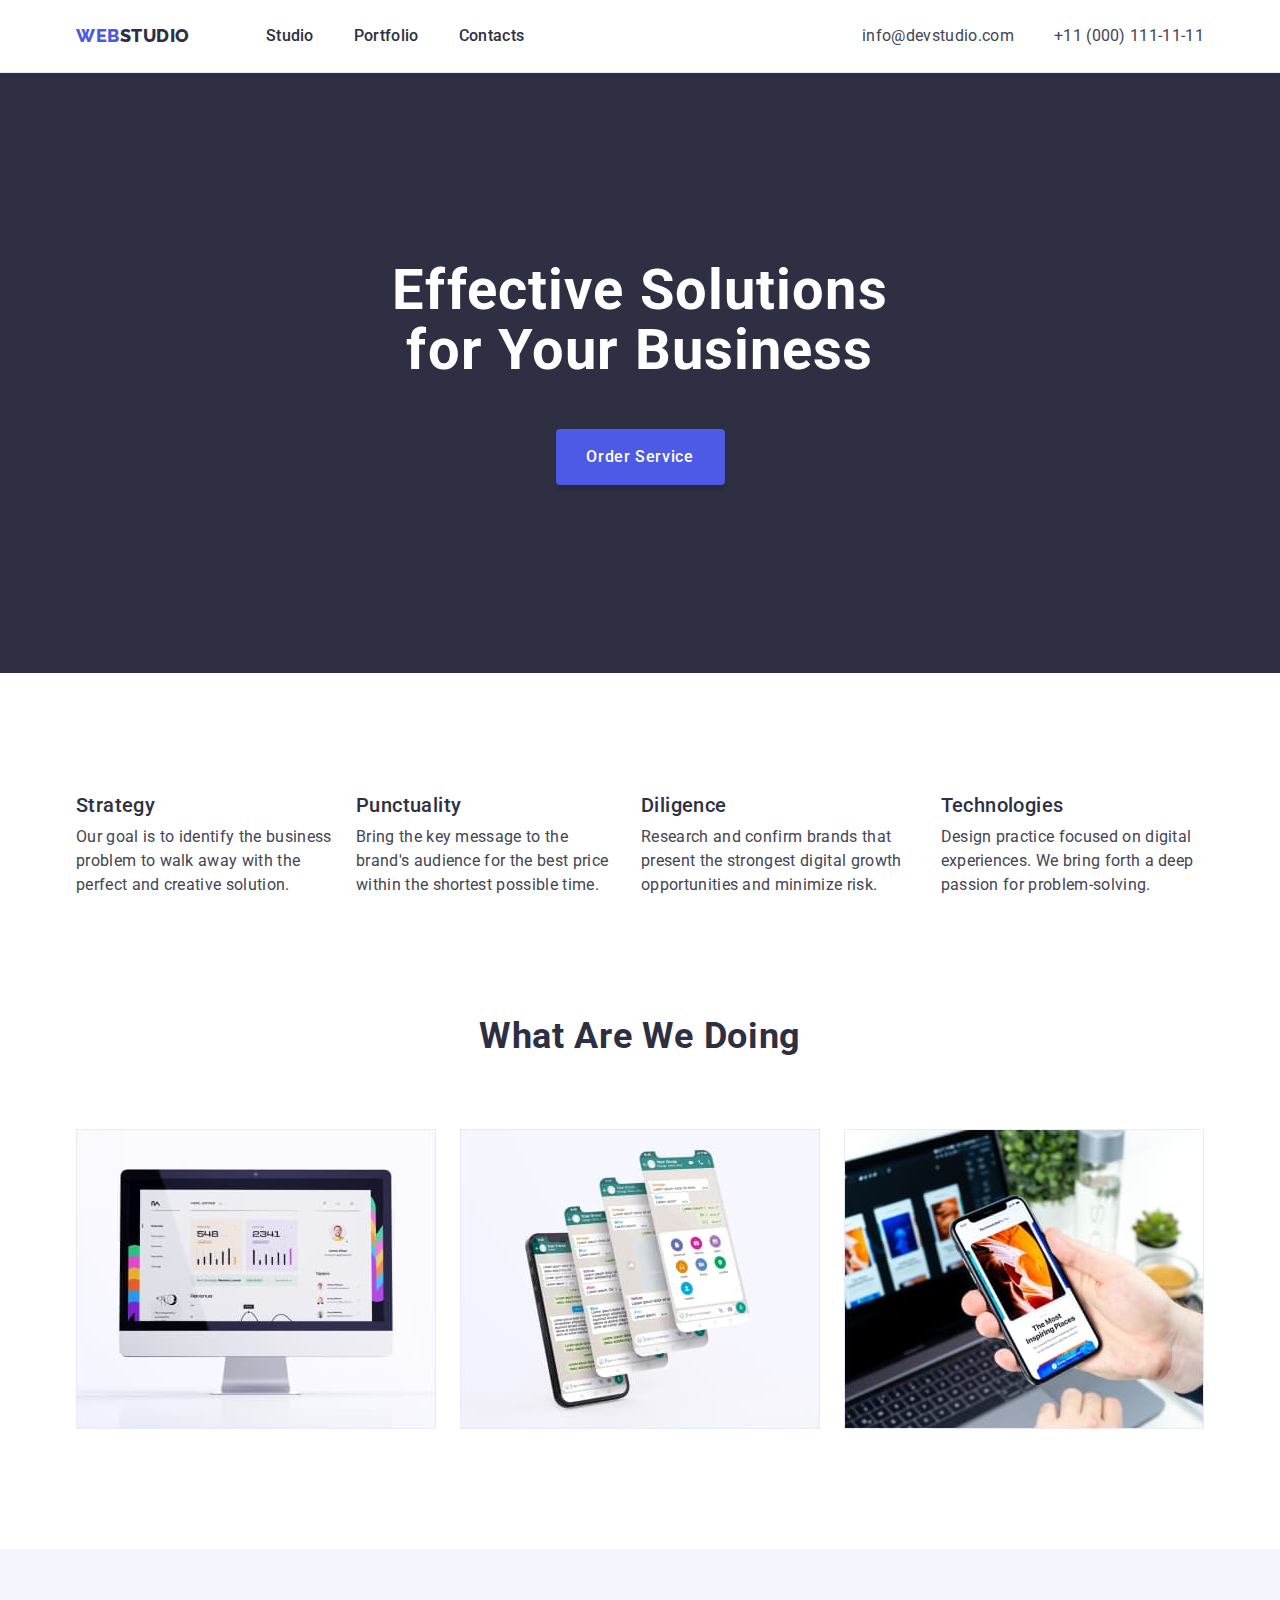
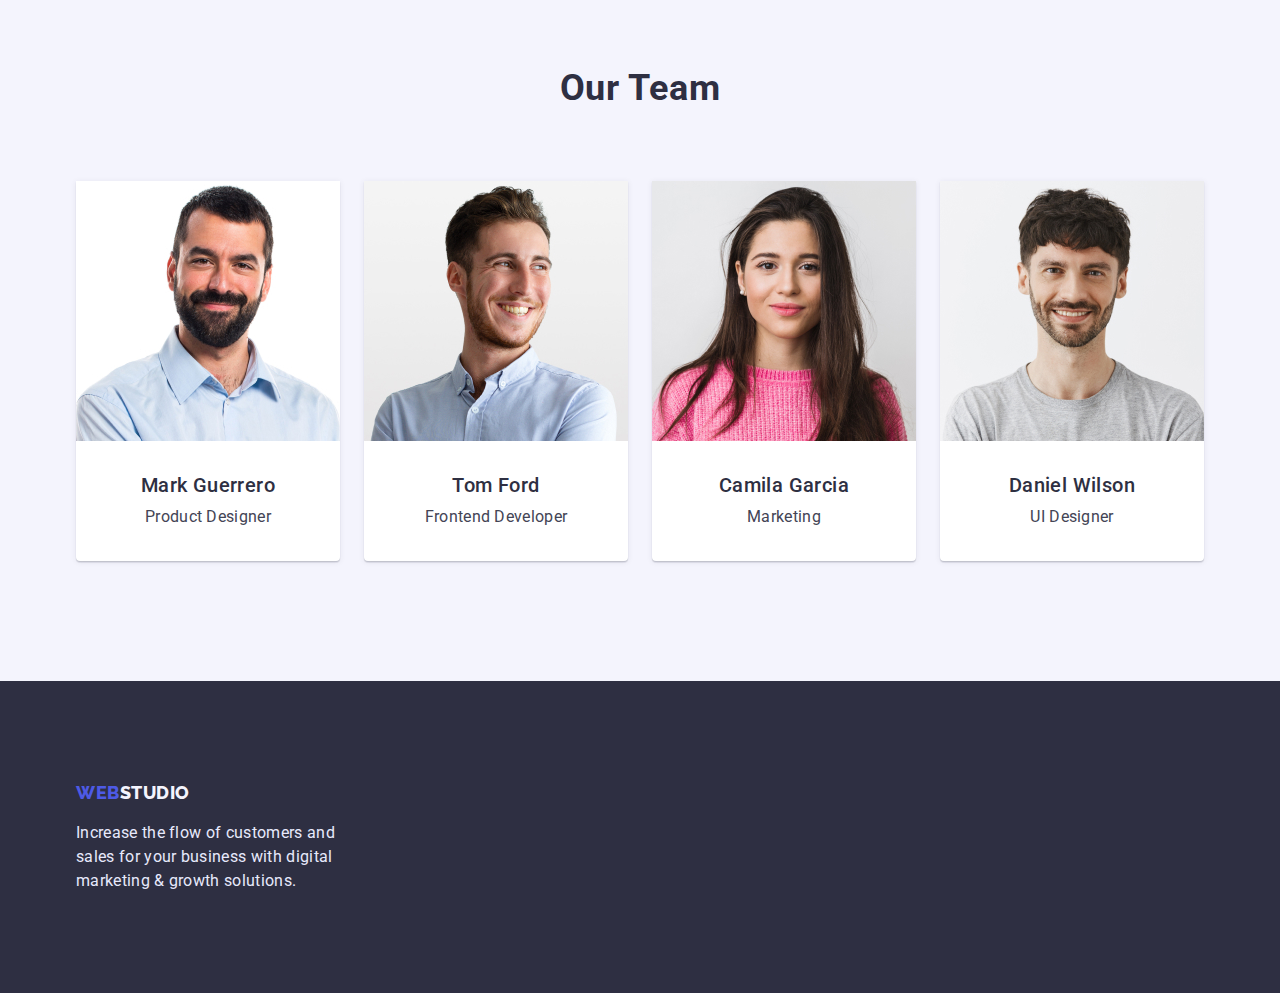
<file: index.html>
<!DOCTYPE html>
<html lang="en">
  <head>
    <meta charset="UTF-8" />
    <meta http-equiv="X-UA-Compatible" content="IE=edge" />
    <meta name="viewport" content="width=device-width, initial-scale=1.0" />
    <title>WebStudio</title>
    <link
      rel="stylesheet"
      href="https://cdn.jsdelivr.net/npm/modern-normalize@1.1.0/modern-normalize.min.css"
    />
    <link rel="preconnect" href="https://fonts.googleapis.com" />
    <link rel="preconnect" href="https://fonts.gstatic.com" crossorigin />
    <link
      href="https://fonts.googleapis.com/css2?family=Raleway:wght@800&family=Roboto:wght@400;500;700;900&display=swap"
      rel="stylesheet"
    />
    <link rel="stylesheet" href="./css/styles.css" />
  </head>
  <body>
    <!-- navigation -->
    <header class="page-header">
      <div class="conteiner header-conteiner">
        <nav class="navigation">
          <a class="logo link" href="./index.html">Web<span>Studio</span></a>

          <ul class="menu list">
            <li class="menu-item">
              <a class="menu-link link" href="./index.html">Studio</a>
            </li>
            <li class="menu-item">
              <a class="menu-link link" href="./portfolio.html">Portfolio</a>
            </li>
            <li class="menu-item">
              <a class="menu-link link" href="">Contacts</a>
            </li>
          </ul>
        </nav>
        <address class="addres-nav">
          <ul class="contact-list list">
            <li class="contact-item">
              <a class="contact-info link" href="mailto:info@devstudio.com"
                >info@devstudio.com</a
              >
            </li>
            <li class="contact-item">
              <a class="contact-info link" href="tel:+110001111111"
                >+11 (000) 111-11-11</a
              >
            </li>
          </ul>
        </address>
      </div>
    </header>

    <main>
      <!-- Hero section -->

      <section class="hero">
        <div class="conteiner">
          <h1 class="main-title">Effective Solutions for Your Business</h1>
          <button class="modal-btn" type="button">Order Service</button>
        </div>
      </section>

      <!-- Section 1. What are we doing. Text -->
      <section class="strategy">
        <div class="conteiner">
          <!-- hidden comment -->
          <h2 hidden>What are we doing</h2>
          <ul class="strategy-list list">
            <li class="strategy-item">
              <h3 class="subtitle">Strategy</h3>
              <p class="description-text">
                Our goal is to identify the business problem to walk away with
                the perfect and creative solution.
              </p>
            </li>
            <li class="strategy-item">
              <h3 class="subtitle">Punctuality</h3>
              <p class="description-text">
                Bring the key message to the brand's audience for the best price
                within the shortest possible time.
              </p>
            </li>
            <li class="strategy-item">
              <h3 class="subtitle">Diligence</h3>
              <p class="description-text">
                Research and confirm brands that present the strongest digital
                growth opportunities and minimize risk.
              </p>
            </li>
            <li class="strategy-item">
              <h3 class="subtitle">Technologies</h3>
              <p class="description-text">
                Design practice focused on digital experiences. We bring forth a
                deep passion for problem-solving.
              </p>
            </li>
          </ul>
        </div>
      </section>

      <!-- Section 2. What are we doing. Image -->
      <section class="illustration">
        <div class="conteiner">
          <h2 class="section-title">What are we doing</h2>
          <ul class="illustration-list list">
            <li class="illustration-item">
              <img
                class="illustration-img"
                src="./images/main-page/section-2/img1.jpg"
                alt="tatistics"
                width="360"
                height="300"
              />
            </li>
            <li class="illustration-item">
              <img
                class="illustration-img"
                src="./images/main-page/section-2/img2.jpg"
                alt="communication"
                width="360"
                height="300"
              />
            </li>
            <li class="illustration-item">
              <img
                class="illustration-img"
                src="./images/main-page/section-2/img3.jpg"
                alt="search for information"
                width="360"
                height="300"
              />
            </li>
          </ul>
        </div>
      </section>

      <!-- Section 3. Team -->
      <section class="team">
        <div class="conteiner">
          <h2 class="section-title">Our Team</h2>
          <ul class="team-list list">
            <li class="team-item">
              <img
                class="team-img"
                src="./images/main-page/section-3/mark-guerrero.jpg"
                alt="photo"
                width="264"
                height="260"
              />
              <div class="team-text">
                <h3 class="subtitle">Mark Guerrero</h3>
                <p class="description-text">Product Designer</p>
              </div>
            </li>

            <li class="team-item">
              <img
                class="team-img"
                src="./images/main-page/section-3/tom-ford.jpg"
                alt="photo"
                width="264"
                height="260"
              />
              <div class="team-text">
                <h3 class="subtitle">Tom Ford</h3>
                <p class="description-text">Frontend Developer</p>
              </div>
            </li>

            <li class="team-item">
              <img
                class="team-img"
                src="./images/main-page/section-3/camila-garcia.jpg"
                alt="photo"
                width="264"
                height="260"
              />
              <div class="team-text">
                <h3 class="subtitle">Camila Garcia</h3>
                <p class="description-text">Marketing</p>
              </div>
            </li>

            <li class="team-item">
              <img
                class="team-img"
                src="./images/main-page/section-3/daniel-wilson.jpg"
                alt="photo"
                width="264"
                height="260"
              />
              <div class="team-text">
                <h3 class="subtitle">Daniel Wilson</h3>
                <p class="description-text">UI Designer</p>
              </div>
            </li>
          </ul>
        </div>
      </section>
    </main>

    <!-- Footer -->
    <footer class="footer">
      <div class="conteiner">
        <a class="logo link" href="./index.html"
          >Web<span class="logo-footer">Studio</span></a
        >
        <p class="footer-text">
          Increase the flow of customers and sales for your business with
          digital marketing & growth solutions.
        </p>
      </div>
    </footer>
  </body>
</html>
</file>
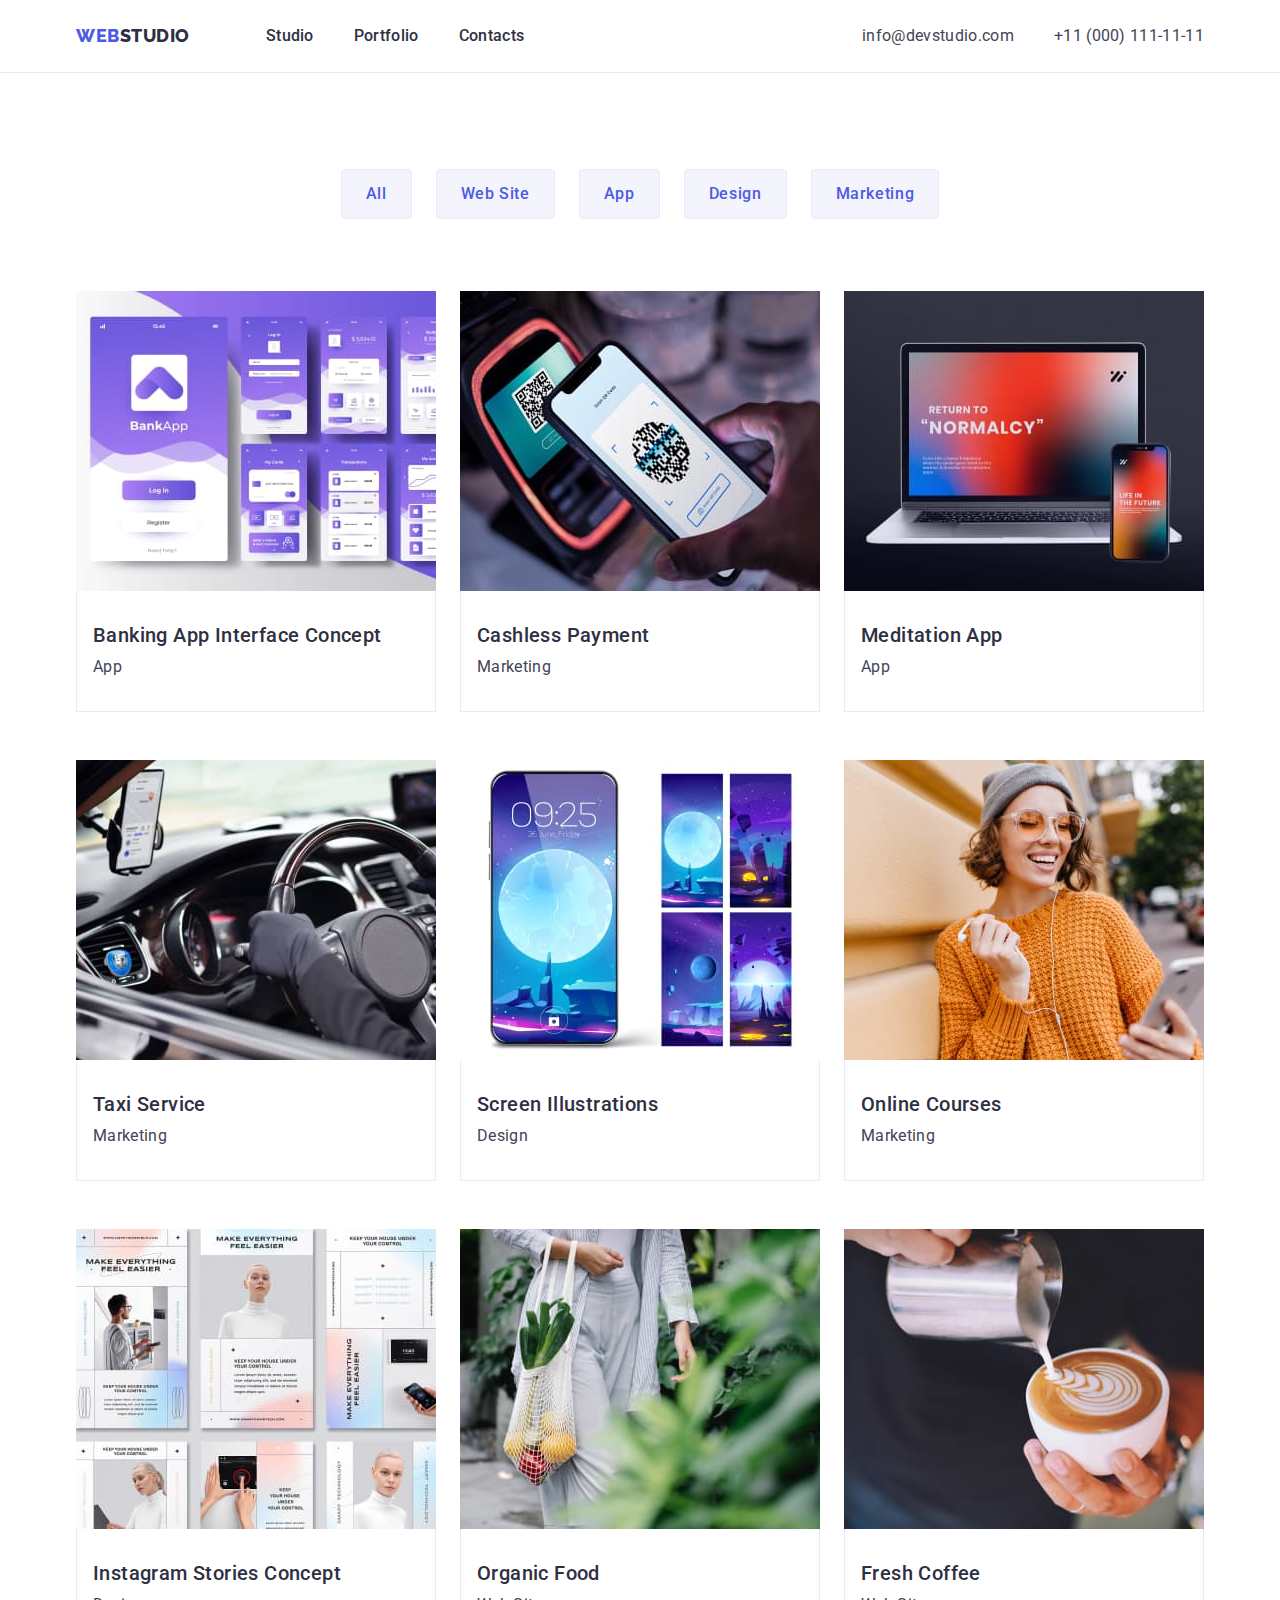
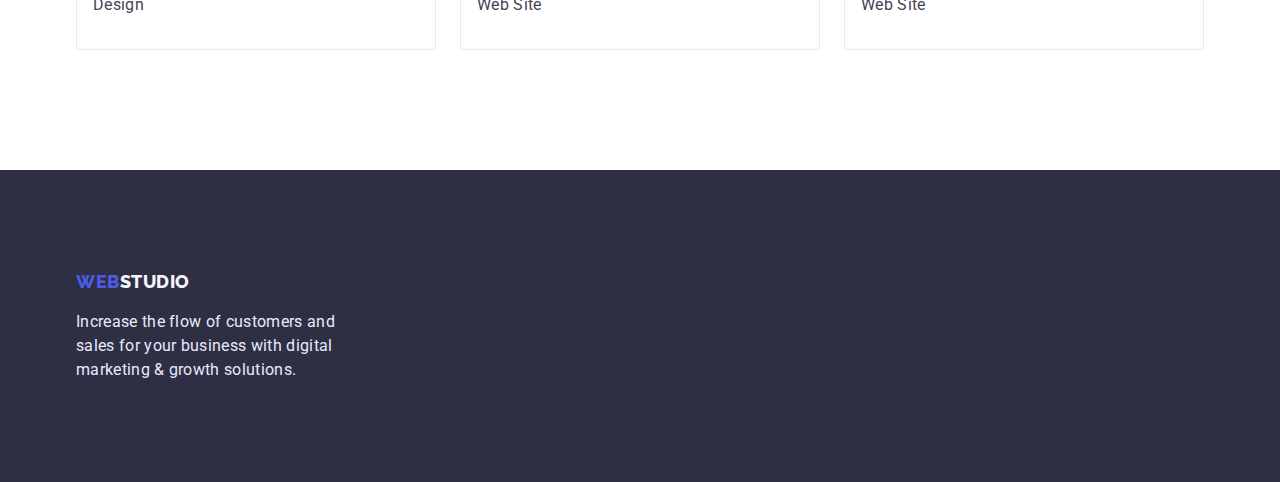
<file: portfolio.html>
<!DOCTYPE html>
<html lang="en">
  <head>
    <meta charset="UTF-8" />
    <meta http-equiv="X-UA-Compatible" content="IE=edge" />
    <meta name="viewport" content="width=device-width, initial-scale=1.0" />
    <title>WebStudio</title>
    <link
      rel="stylesheet"
      href="https://cdn.jsdelivr.net/npm/modern-normalize@1.1.0/modern-normalize.min.css"
    />
    <link rel="preconnect" href="https://fonts.googleapis.com" />
    <link rel="preconnect" href="https://fonts.gstatic.com" crossorigin />
    <link
      href="https://fonts.googleapis.com/css2?family=Raleway:wght@800&family=Roboto:wght@400;500;700;900&display=swap"
      rel="stylesheet"
    />
    <link rel="stylesheet" href="./css/styles.css" />
  </head>
  <body>
    <!-- navigation -->
    <header class="page-header">
      <div class="conteiner header-conteiner">
        <nav class="navigation">
          <a class="logo link" href="./index.html">Web<span>Studio</span></a>

          <ul class="menu list">
            <li class="menu-item">
              <a class="menu-link link" href="./index.html">Studio</a>
            </li>
            <li class="menu-item">
              <a class="menu-link link" href="./portfolio.html">Portfolio</a>
            </li>
            <li class="menu-item">
              <a class="menu-link link" href="">Contacts</a>
            </li>
          </ul>
        </nav>
        <address class="addres-nav">
          <ul class="contact-list list">
            <li class="contact-item">
              <a class="contact-info link" href="mailto:info@devstudio.com"
                >info@devstudio.com</a
              >
            </li>
            <li class="contact-item">
              <a class="contact-info link" href="tel:+110001111111"
                >+11 (000) 111-11-11</a
              >
            </li>
          </ul>
        </address>
      </div>
    </header>

    <!-- main content -->
    <main>
      <section class="examples">
        <div class="conteiner">
          <!-- Hidden comment -->
          <h1 hidden>Work examples</h1>
          <!-- Filter BTN -->
          <ul class="filter-list list">
            <li class="filter-item">
              <button class="filter-btn" type="button">All</button>
            </li>
            <li class="filter-item">
              <button class="filter-btn" type="button">Web Site</button>
            </li>
            <li class="filter-item">
              <button class="filter-btn" type="button">App</button>
            </li>
            <li class="filter-item">
              <button class="filter-btn" type="button">Design</button>
            </li>
            <li class="filter-item">
              <button class="filter-btn" type="button">Marketing</button>
            </li>
          </ul>
          <!-- projects -->
          <ul class="projects-list list">
            <li class="projects-item">
              <a class="projects-link link" href="">
                <img
                  class="projects-img"
                  src="./images/portfolio/banking-app.jpg"
                  alt="Banking App Interface Concept"
                  width="360"
                  height="300"
                />
                <div class="projects-text">
                  <h2 class="subtitle">Banking App Interface Concept</h2>
                  <p class="description-text">App</p>
                </div>
              </a>
            </li>
            <li class="projects-item">
              <a class="projects-link link" href="">
                <img
                  class="projects-img"
                  src="./images/portfolio/cashless-payment.jpg"
                  alt="Cashless Payment"
                  width="360"
                  height="300"
                />
                <div class="projects-text">
                  <h2 class="subtitle">Cashless Payment</h2>
                  <p class="description-text">Marketing</p>
                </div>
              </a>
            </li>
            <li class="projects-item">
              <a class="projects-link link" href="">
                <img
                  class="projects-img"
                  src="./images/portfolio/meditaion-app.jpg"
                  alt="Meditaion App"
                  width="360"
                  height="300"
                />
                <div class="projects-text">
                  <h2 class="subtitle">Meditation App</h2>
                  <p class="description-text">App</p>
                </div>
              </a>
            </li>
            <li class="projects-item">
              <a class="projects-link link" href="">
                <img
                  class="projects-img"
                  src="./images/portfolio/taxi-service.jpg"
                  alt="Taxi Service"
                  width="360"
                  height="300"
                />
                <div class="projects-text">
                  <h2 class="subtitle">Taxi Service</h2>
                  <p class="description-text">Marketing</p>
                </div>
              </a>
            </li>
            <li class="projects-item">
              <a class="projects-link link" href="">
                <img
                  class="projects-img"
                  src="./images/portfolio/screen-illustrations.jpg"
                  alt="Screen Illustrations"
                  width="360"
                  height="300"
                />
                <div class="projects-text">
                  <h2 class="subtitle">Screen Illustrations</h2>
                  <p class="description-text">Design</p>
                </div>
              </a>
            </li>
            <li class="projects-item">
              <a class="projects-link link" href="">
                <img
                  class="projects-img"
                  src="./images/portfolio/online-courses.jpg"
                  alt="Online Courses"
                  width="360"
                  height="300"
                />
                <div class="projects-text">
                  <h2 class="subtitle">Online Courses</h2>
                  <p class="description-text">Marketing</p>
                </div>
              </a>
            </li>
            <li class="projects-item">
              <a class="projects-link link" href="">
                <img
                  class="projects-img"
                  src="./images/portfolio/instagrams-stories-concept.jpg"
                  alt="Instagram Stories Concept"
                  width="360"
                  height="300"
                />
                <div class="projects-text">
                  <h2 class="subtitle">Instagram Stories Concept</h2>
                  <p class="description-text">Design</p>
                </div>
              </a>
            </li>
            <li class="projects-item">
              <a class="projects-link link" href="">
                <img
                  class="projects-img"
                  src="./images/portfolio/organic-food.jpg"
                  alt="Organic Food"
                  width="360"
                  height="300"
                />
                <div class="projects-text">
                  <h2 class="subtitle">Organic Food</h2>
                  <p class="description-text">Web Site</p>
                </div>
              </a>
            </li>
            <li class="projects-item">
              <a class="projectst-link link" href="">
                <img
                  class="projects-img"
                  src="./images/portfolio/fresh-coffee.jpg"
                  alt="Fresh Coffee"
                  width="360"
                  height="300"
                />
                <div class="projects-text">
                  <h2 class="subtitle">Fresh Coffee</h2>
                  <p class="description-text">Web Site</p>
                </div>
              </a>
            </li>
          </ul>
        </div>
      </section>
    </main>

    <!-- Footer -->
    <footer class="footer">
      <div class="conteiner">
        <a class="logo link" href="./index.html"
          >Web<span class="logo-footer">Studio</span></a
        >
        <p class="footer-text">
          Increase the flow of customers and sales for your business with
          digital marketing & growth solutions.
        </p>
      </div>
    </footer>
  </body>
</html>
</file>
<file: css/styles.css>
:root {
  --body-text: #434455;
  --title-text: #2e2f42;
  --brand-color: #4d5ae5;
  --focus-color: #404bbf;
  --white: #ffffff;
  --background: #f4f4fd;
  --footer-text: #e7e9fc;
}

h1,
h2,
h3,
p {
  margin-top: 0;
  margin-bottom: 0;
}
ul {
  margin-top: 0;
  margin-bottom: 0;
  margin-left: 0;
}
img {
  display: block;
}
address {
  font-style: normal;
}
button {
  cursor: pointer;
}

.list {
  list-style: none;
  padding: 0;
  margin: 0;
}
.link {
  text-decoration: none;
}
body {
  font-family: 'Roboto', sans-serif;
  font-weight: 500;
  color: var(--body-text);
  letter-spacing: 0.02em;
  background-color: var(--white);
}

/* ========== COMPONENTS ========== */
.logo {
  font-family: 'Raleway', sans-serif;
  font-weight: 800;
  font-size: 18px;
  line-height: 1.33;
  display: flex;
  align-items: center;
  letter-spacing: 0.03em;
  text-transform: uppercase;
  color: var(--brand-color);
  margin-right: 76px;
}
.logo > span {
  color: var(--title-text);
}
.footer span {
  color: var(--background);
}
.section-title {
  font-size: 36px;
  line-height: 1.11;
  text-align: center;
  text-transform: capitalize;
  letter-spacing: 0.02em;
  color: var(--title-text);
}
.subtitle {
  font-weight: inherit;
  font-size: 20px;
  line-height: 1.2;
  letter-spacing: 0.02em;
  color: var(--title-text);
}
.description-text {
  font-weight: 400;
  font-size: 16px;
  line-height: 1.5;
  color: var(--body-text);
}

.conteiner {
  width: 1158px;
  padding-left: 15px;
  padding-right: 15px;
  margin: 0 auto;
}
.illustration .section-title,
.team .section-title {
  margin-bottom: 72px;
}

.team-text > .subtitle,
.projects-text > .subtitle,
.strategy-item > .subtitle {
  margin-bottom: 8px;
}

/* ========== /COMPONENTS ========== */
/* ========== NAVIGATION ========== */
.page-header {
  padding-top: 24px;
  padding-bottom: 24px;
  border-bottom: 1px solid var(--footer-text);
}
.navigation {
  display: flex;
  align-items: center;
  margin-right: auto;
}

.menu-link {
  font-size: 16px;
  line-height: 1.5;
  color: var(--title-text);
}
.menu-link:hover,
.menu-link:focus {
  color: var(--focus-color);
}
.menu {
  display: flex;
  gap: 40px;
}
.contact-list {
  display: flex;
  gap: 40px;
}
.contact-info {
  font-weight: 400;
  font-size: 16px;
  line-height: 1.5;

  color: var(--body-text);
}
.contact-info:hover,
.contact-info:focus {
  color: var(--focus-color);
}
.header-conteiner {
  display: flex;
}

/* ========== /NAVIGATION ========== */
/* ========== Hero section ========== */
.hero {
  background-color: #2e2f42;
  padding-top: 188px;
  padding-bottom: 188px;
}
.main-title {
  font-weight: 700;
  font-size: 56px;
  line-height: 1.07;
  text-align: center;
  letter-spacing: 0.02em;
  color: var(--white);
  background-color: var(--title-text);
  max-width: 496px;
  margin: 0 auto;
  margin-bottom: 48px;
}
.modal-btn {
  border-radius: 4px;
  border: 0;
  min-width: 169px;
  height: 56px;
  margin: 0 auto;
  font-family: 'Roboto', sans-serif;
  font-weight: inherit;
  font-size: 16px;
  line-height: 1.5;
  text-align: center;
  display: block;
  align-items: center;
  letter-spacing: 0.04em;
  color: var(--white);
  background: var(--brand-color);
  box-shadow: 0px 4px 4px rgba(0, 0, 0, 0.15);
}
.modal-btn:hover,
.modal-btn:focus {
  background: var(--focus-color);
}

/* ========== /Hero section ========== */
/* ========== Section 1. What are we doing. Text ========== */
.strategy {
  padding-top: 120px;
  padding-bottom: 120px;
}
.strategy-list,
.illustration-list,
.team-list {
  display: flex;
  gap: 24px;
}

/* ========== /Section 1. What are we doing. Text ========== */
/* ========== Section 2. What are we doing. Image ========== */
.illustration {
  padding-bottom: 120px;
}

/* ========== /Section 2. What are we doing. Image ========== */
/* ========== Section 3. Team ========== */
.team {
  padding-top: 120px;
  padding-bottom: 120px;
  background-color: var(--background);
}

/* ========== /Section 3. Team ========== */
.team-item {
  width: calc((100% - 72px) / 4);
  background: var(--white);
  box-shadow: 0px 1px 6px rgba(46, 47, 66, 0.08),
    0px 1px 1px rgba(46, 47, 66, 0.16), 0px 2px 1px rgba(46, 47, 66, 0.08);
  border-radius: 0px 0px 4px 4px;
}
.team-text {
  padding: 32px 16px;
  text-align: center;
}
/* ========== Footer ========== */
.footer {
  padding-top: 100px;
  padding-bottom: 100px;
  background: var(--title-text);
}
.footer-text {
  max-width: 264px;
  font-weight: 400;
  font-size: 16px;
  line-height: 1.5;
  color: var(--footer-text);
}
.footer .logo {
  margin-bottom: 16px;
}
/* ========== /Footer ========== */
/* --------------------------------------------- portfolio */
.filter-btn {
  font-family: 'Roboto', sans-serif;
  font-weight: inherit;
  font-size: 16px;
  line-height: 1.5;
  display: flex;
  align-items: center;
  text-align: center;
  letter-spacing: 0.04em;
  color: var(--brand-color);
  background: var(--background);
  border: 1px solid #e7e9fc;
  border-radius: 4px;
  padding: 12px 24px;
}
.filter-btn:hover,
.filter-btn:focus {
  color: var(--white);
  background: var(--focus-color);
}

.examples {
  padding-top: 96px;
  padding-bottom: 120px;
}

.filter-list {
  display: flex;
  gap: 24px;
  justify-content: center;
  margin-bottom: 72px;
}

.projects-list {
  display: flex;
  flex-wrap: wrap;
  row-gap: 48px;
  column-gap: 24px;
}

.projects-item {
  width: calc((100% - 48px) / 3);
}
.projects-text {
  padding-top: 32px;
  padding-bottom: 32px;
  padding-left: 16px;
  border-right: 1px solid var(--footer-text);
  border-bottom: 1px solid var(--footer-text);
  border-left: 1px solid var(--footer-text);
}
</file>
